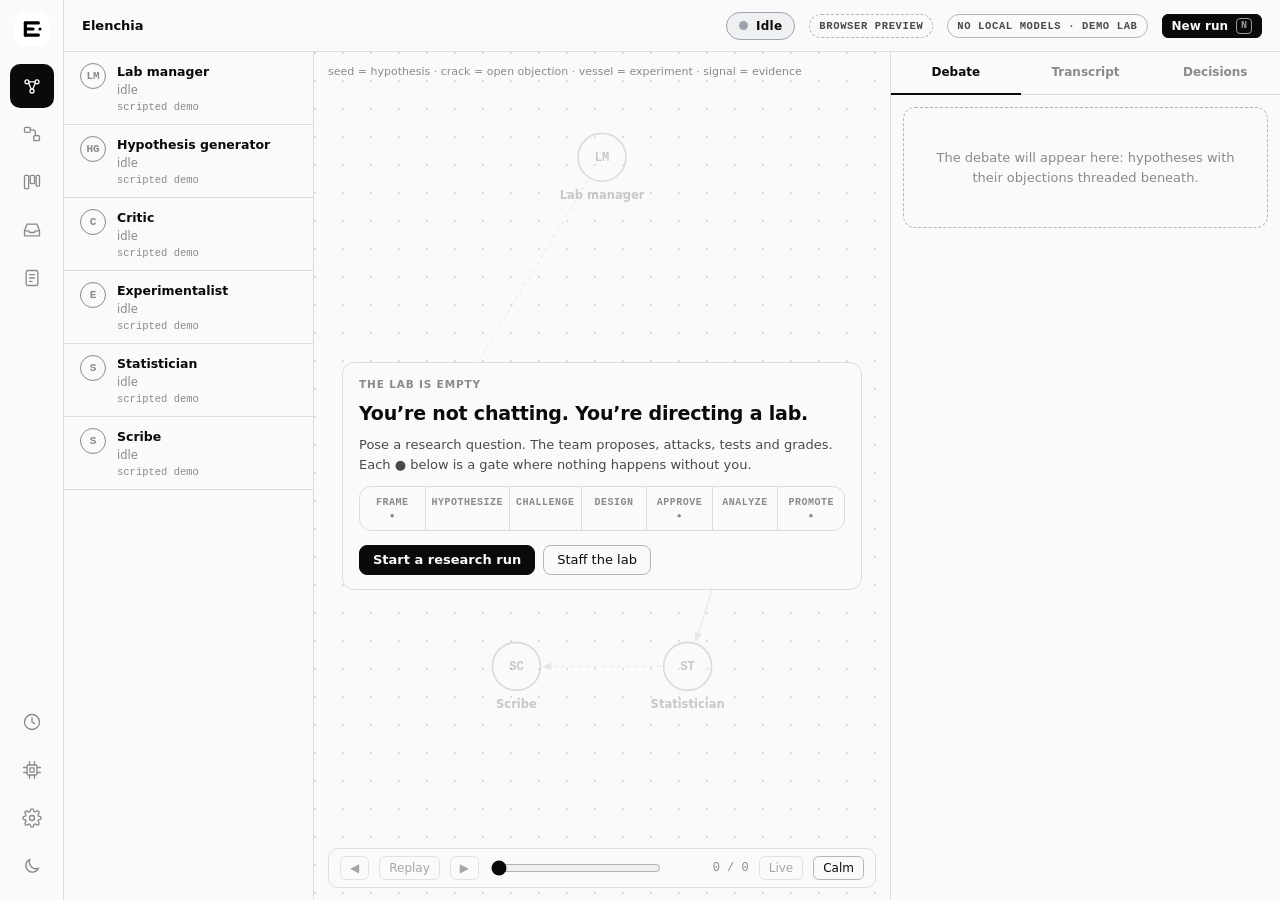
<file: ui/index.html>
<!doctype html>
<html lang="en" data-theme="dark">
<head>
  <meta charset="utf-8">
  <meta name="viewport" content="width=device-width, initial-scale=1">
  <title>Elenchia</title>
  <link rel="icon" href="elenchia-logo.svg" type="image/svg+xml">
  <link rel="stylesheet" href="styles.css">
</head>
<body>
  <div id="app">
    <nav id="rail" aria-label="Primary"></nav>
    <header id="topbar"></header>
    <main id="view" tabindex="-1"></main>
    <aside id="drawer" aria-label="Details" hidden></aside>
  </div>
  <div id="modal" hidden></div>
  <div id="toasts" aria-live="polite"></div>
  <script type="module" src="js/main.js"></script>
</body>
</html>
</file>
<file: ui/styles.css>
/* Elenchia — strictly black and white. Meaning is carried by weight, spacing,
   fill and outline, never by hue. The light theme is the same rules inverted. */
:root, :root[data-theme="dark"] {
  --bg: #0a0a0a; --bg-raise: #111111; --bg-hover: #181818; --bg-solid: #000000;
  --line: #262626; --line-strong: #3d3d3d;
  --fg: #fafafa; --fg-dim: #b0b0b0; --fg-mute: #737373;
  --inv-bg: #fafafa; --inv-fg: #0a0a0a;
  --sans: "Inter", "Helvetica Neue", "Segoe UI Variable Text", "Segoe UI", system-ui, sans-serif;
  --mono: "JetBrains Mono", "Cascadia Mono", "SF Mono", Consolas, "Liberation Mono", monospace;
  color-scheme: dark;
}
:root[data-theme="light"] {
  --bg: #fafafa; --bg-raise: #f1f1f1; --bg-hover: #e8e8e8; --bg-solid: #ffffff;
  --line: #dcdcdc; --line-strong: #b5b5b5;
  --fg: #0a0a0a; --fg-dim: #4a4a4a; --fg-mute: #8a8a8a;
  --inv-bg: #0a0a0a; --inv-fg: #fafafa;
  color-scheme: light;
}
* { box-sizing: border-box; }
html, body { height: 100%; margin: 0; }
body {
  background: var(--bg); color: var(--fg); font: 13px/1.5 var(--sans);
  -webkit-font-smoothing: antialiased; overflow: hidden;
}
button, input, select, textarea { font: inherit; color: inherit; }
::selection { background: var(--fg); color: var(--bg); }
::-webkit-scrollbar { width: 10px; height: 10px; }
::-webkit-scrollbar-thumb { background: var(--line-strong); border: 3px solid var(--bg); border-radius: 8px; }
::-webkit-scrollbar-track { background: transparent; }
code, pre, .mono { font-family: var(--mono); font-size: 12px; }
h1, h2, h3, h4 { margin: 0; font-weight: 600; letter-spacing: -0.01em; }
h1 { font-size: 20px; } h2 { font-size: 15px; } h3 { font-size: 13px; }
.dim { color: var(--fg-dim); } .mute { color: var(--fg-mute); }
.cap { text-transform: uppercase; letter-spacing: .08em; font-size: 10.5px; color: var(--fg-mute); font-weight: 600; }

#app {
  display: grid; height: 100%;
  grid-template-columns: 64px 1fr; grid-template-rows: 52px 1fr;
  grid-template-areas: "rail top" "rail view";
}
#rail { grid-area: rail; border-right: 1px solid var(--line); display: flex; flex-direction: column; align-items: center; padding: 12px 0; gap: 4px; background: var(--bg); }
#rail .logo { width: 34px; height: 34px; margin-bottom: 14px; border-radius: 9px; }
:root[data-theme="light"] #rail .logo { filter: invert(1); }
#rail .spacer { flex: 1; }
.rail-btn {
  width: 44px; height: 44px; border-radius: 10px; border: 1px solid transparent; background: none; cursor: pointer;
  display: grid; place-items: center; color: var(--fg-mute); position: relative;
}
.rail-btn:hover { color: var(--fg); background: var(--bg-hover); }
.rail-btn[aria-current="page"] { color: var(--inv-fg); background: var(--inv-bg); }
.rail-btn svg { width: 20px; height: 20px; stroke: currentColor; fill: none; stroke-width: 1.6; stroke-linecap: round; stroke-linejoin: round; }
.rail-btn .badge {
  position: absolute; top: 3px; right: 2px; min-width: 16px; height: 16px; padding: 0 4px; border-radius: 8px;
  background: var(--fg); color: var(--bg); font: 600 10px/16px var(--mono); text-align: center;
  outline: 2px solid var(--bg);
}
.rail-btn[aria-current="page"] .badge { background: var(--bg); color: var(--fg); outline-color: var(--inv-bg); }
.rail-btn .badge.pulse { animation: pulse-border 1.6s ease-in-out infinite; }

#topbar { grid-area: top; border-bottom: 1px solid var(--line); display: flex; align-items: center; gap: 14px; padding: 0 18px; min-width: 0; }
#topbar .title { font-weight: 600; white-space: nowrap; overflow: hidden; text-overflow: ellipsis; min-width: 0; flex: 0 1 auto; max-width: 46%; }
#topbar .grow { flex: 1; }
:root.frameless #topbar { padding-right: 0; user-select: none; }
:root.frameless #topbar .title, :root.frameless #rail { user-select: none; }
.wctl { display: flex; align-self: stretch; margin-left: 6px; }
.wc {
  width: 46px; border: 0; background: none; color: var(--fg-dim); cursor: default;
  display: grid; place-items: center; padding: 0;
}
.wc svg { width: 12px; height: 12px; fill: none; stroke: currentColor; stroke-width: 1.1; stroke-linecap: square; stroke-linejoin: miter; }
.wc:hover { background: var(--bg-hover); color: var(--fg); }
.wc-close:hover { background: var(--inv-bg); color: var(--inv-fg); }
.pill {
  display: inline-flex; align-items: center; gap: 6px; padding: 2px 9px; border-radius: 99px; border: 1px solid var(--line-strong);
  font: 600 10.5px/18px var(--mono); text-transform: uppercase; letter-spacing: .06em; color: var(--fg-dim); white-space: nowrap;
}
.pill.solid { background: var(--inv-bg); color: var(--inv-fg); border-color: var(--inv-bg); }
.pill.dashed { border-style: dashed; }
.pill.dot::before { content: ""; width: 6px; height: 6px; border-radius: 50%; background: currentColor; }
.pill.dot.pulse::before { animation: blink 1.2s ease-in-out infinite; }
.pill.strike { text-decoration: line-through; }
.pill.dim { opacity: .55; }
@keyframes blink { 50% { opacity: .25; } }
@keyframes pulse-border { 0%,100% { box-shadow: 0 0 0 0 var(--fg); } 50% { box-shadow: 0 0 0 4px transparent; } }

#view { grid-area: view; overflow: hidden; position: relative; outline: none; }
.scroll { overflow: auto; height: 100%; }
.page { padding: 24px 28px 60px; max-width: 1240px; margin: 0 auto; }

/* buttons */
.btn {
  display: inline-flex; flex: none; width: auto; min-width: max-content; align-items: center; gap: 8px; height: 30px; padding: 0 13px; border-radius: 8px; cursor: pointer;
  border: 1px solid var(--line-strong); background: transparent; color: var(--fg); font-weight: 500; white-space: nowrap;
}
.btn:hover { background: var(--bg-hover); border-color: var(--fg-mute); }
.btn.primary { background: var(--inv-bg); color: var(--inv-fg); border-color: var(--inv-bg); font-weight: 600; }
.btn.primary:hover { opacity: .88; background: var(--inv-bg); }
.btn.ghost { border-color: transparent; color: var(--fg-dim); }
.btn.ghost:hover { color: var(--fg); }
.btn.sm { height: 24px; padding: 0 9px; font-size: 12px; border-radius: 6px; }
.btn[disabled] { opacity: .35; cursor: not-allowed; pointer-events: none; }
.btn kbd, kbd { font: 600 10px/1 var(--mono); border: 1px solid currentColor; border-radius: 4px; padding: 2px 4px; opacity: .6; }
.btn-row { display: flex; gap: 8px; flex-wrap: wrap; align-items: center; }

/* forms */
.field { display: grid; gap: 5px; margin-bottom: 14px; }
.field > label { font-size: 11px; font-weight: 600; color: var(--fg-dim); text-transform: uppercase; letter-spacing: .06em; }
.field .hint { font-size: 11.5px; color: var(--fg-mute); }
input[type=text], input[type=number], input[type=password], textarea, select {
  width: 100%; background: var(--bg-solid); border: 1px solid var(--line-strong); border-radius: 8px; padding: 7px 10px; outline: none;
}
textarea { resize: vertical; min-height: 64px; line-height: 1.5; }
textarea.code { font-family: var(--mono); font-size: 12px; min-height: 220px; white-space: pre; tab-size: 4; }
input:focus, textarea:focus, select:focus { border-color: var(--fg); }
input[type=range] { width: 100%; accent-color: var(--fg); }
input[type=checkbox] { accent-color: var(--fg); }
.row { display: flex; gap: 12px; align-items: center; } .row > * { min-width: 0; }
.cols2 { display: grid; grid-template-columns: 1fr 1fr; gap: 14px; }
.cols3 { display: grid; grid-template-columns: repeat(3, 1fr); gap: 14px; }
.seg { display: inline-flex; border: 1px solid var(--line-strong); border-radius: 8px; overflow: hidden; }
.seg button { border: 0; background: none; padding: 5px 11px; cursor: pointer; color: var(--fg-dim); }
.seg button + button { border-left: 1px solid var(--line-strong); }
.seg button[aria-pressed="true"] { background: var(--inv-bg); color: var(--inv-fg); font-weight: 600; }

/* cards */
.card { border: 1px solid var(--line); border-radius: 12px; background: var(--bg-raise); }
.card.pad { padding: 14px 16px; }
.card.hover:hover { border-color: var(--line-strong); cursor: pointer; }
.card.blocked { border-color: var(--fg); animation: pulse-border 1.8s ease-in-out infinite; }
.stack { display: grid; gap: 10px; }
.hr { height: 1px; background: var(--line); margin: 16px 0; border: 0; }

/* FLOOR */
.floor { position: relative; display: grid; grid-template-columns: var(--lanes-w, 250px) minmax(0, 1fr) var(--feed-w, 390px); height: 100%; }
.floor > section { min-width: 0; min-height: 0; }
.lanes { border-right: 1px solid var(--line); overflow: auto; }
.lane { padding: 11px 16px; border-bottom: 1px solid var(--line); display: grid; grid-template-columns: 26px 1fr; gap: 0 11px; cursor: pointer; }
.lane:hover { background: var(--bg-hover); }
.lane .glyph { width: 26px; height: 26px; border-radius: 50%; border: 1.5px solid var(--fg-mute); display: grid; place-items: center; font: 700 11px var(--mono); color: var(--fg-mute); grid-row: span 2; }
.lane[data-s="thinking"] .glyph, .lane[data-s="arguing"] .glyph { background: var(--fg); color: var(--bg); border-color: var(--fg); }
.lane[data-s="arguing"] .glyph { animation: pulse-border 1.1s ease-in-out infinite; }
.lane[data-s="blocked"] .glyph { border-color: var(--fg); color: var(--fg); animation: pulse-border 1.6s ease-in-out infinite; }
.lane .nm { font-weight: 600; font-size: 12.5px; }
.lane .act { color: var(--fg-mute); font-size: 11.5px; grid-column: 2; }
.lane[data-s="thinking"] .act, .lane[data-s="arguing"] .act, .lane[data-s="blocked"] .act { color: var(--fg); }
.lane .mdl { grid-column: 2; font: 10.5px var(--mono); color: var(--fg-mute); white-space: nowrap; overflow: hidden; text-overflow: ellipsis; margin-top: 2px; }
.stage { position: relative; background:
  radial-gradient(circle at 1px 1px, var(--line) 1px, transparent 0) 0 0 / 28px 28px; min-height: 0; }
.stage canvas { position: absolute; inset: 0; width: 100%; height: 100%; display: block; }
.stage .overlay { position: absolute; left: 14px; bottom: 12px; right: 14px; display: flex; align-items: center; gap: 10px; background: color-mix(in srgb, var(--bg) 88%, transparent); border: 1px solid var(--line); border-radius: 10px; padding: 7px 11px; backdrop-filter: blur(6px); }
.stage .overlay input[type=range] { flex: 1; }
.stage .legend { position: absolute; left: 14px; top: 12px; display: flex; gap: 10px; flex-wrap: wrap; font-size: 11px; color: var(--fg-mute); pointer-events: none; }
.stage .banner { position: absolute; top: 40px; left: 14px; max-width: 300px; }
.feed { border-left: 1px solid var(--line); display: flex; flex-direction: column; min-height: 0; }
.feed .tabs { display: flex; border-bottom: 1px solid var(--line); }
.feed .tabs button { flex: 1; background: none; border: 0; padding: 11px; cursor: pointer; color: var(--fg-mute); border-bottom: 2px solid transparent; font-weight: 600; font-size: 12px; }
.feed .tabs button[aria-selected="true"] { color: var(--fg); border-bottom-color: var(--fg); }
.feed .body { overflow: auto; flex: 1; padding: 12px; display: grid; gap: 10px; align-content: start; }
.hcard { border: 1px solid var(--line); border-radius: 12px; padding: 12px; background: var(--bg-raise); }
.hcard .claim { font-weight: 600; margin: 6px 0 2px; }
.hcard .pred { color: var(--fg-dim); font-size: 12px; }
.thread { margin-top: 10px; padding-left: 12px; border-left: 1px solid var(--line-strong); display: grid; gap: 8px; }
.obj { font-size: 12.5px; }
.obj .who { font: 600 10px var(--mono); text-transform: uppercase; letter-spacing: .06em; color: var(--fg-mute); }
.obj.fatal .who::after, .obj.major .who::after { content: " · " attr(data-sev); color: var(--fg); }
.obj .reply { margin-top: 4px; padding-left: 10px; border-left: 1px dashed var(--line-strong); color: var(--fg-dim); }
.obj.open > .txt { font-weight: 600; }
.obj.resolved > .txt { color: var(--fg-dim); text-decoration: line-through; text-decoration-color: var(--fg-mute); }
.msg { padding: 9px 11px; border: 1px solid var(--line); border-radius: 10px; cursor: pointer; }
.msg:hover { border-color: var(--line-strong); }
.msg .hd { display: flex; gap: 6px; align-items: center; font: 600 10.5px var(--mono); text-transform: uppercase; letter-spacing: .05em; color: var(--fg-mute); margin-bottom: 3px; }
.msg .hd b { color: var(--fg); }
.empty { color: var(--fg-mute); text-align: center; padding: 40px 20px; border: 1px dashed var(--line-strong); border-radius: 12px; }

/* Experiment board */
.board { display: grid; grid-template-columns: repeat(4, minmax(240px, 1fr)); gap: 14px; padding: 20px 24px; height: 100%; align-items: start; overflow: auto; }
.col > header { display: flex; align-items: center; justify-content: space-between; padding: 0 2px 10px; }
.col .cards { display: grid; gap: 10px; }
.xcard { padding: 12px 13px; }
.xcard .t { font-weight: 600; margin: 4px 0; }
.xcard .meta { display: flex; gap: 6px; flex-wrap: wrap; margin-top: 8px; }

/* Inbox */
.inbox-item { padding: 14px 16px; }
.inbox-item[aria-selected="true"] { border-color: var(--fg); }
.inbox-item .top { display: flex; gap: 10px; align-items: center; }
.inbox-item .top h3 { flex: 1; }

/* diff + code */
pre.code { margin: 0; padding: 12px 14px; background: var(--bg-solid); border: 1px solid var(--line); border-radius: 10px; overflow: auto; max-height: 340px; white-space: pre; line-height: 1.55; }
.diff { font: 12px/1.55 var(--mono); background: var(--bg-solid); border: 1px solid var(--line); border-radius: 10px; overflow: auto; max-height: 340px; }
.diff .ln { white-space: pre; padding: 0 12px; display: block; }
.diff .add { background: var(--fg); color: var(--bg); font-weight: 600; }
.diff .del { color: var(--fg-mute); text-decoration: line-through; text-decoration-color: var(--fg-mute); }
.diff .ctx { color: var(--fg-dim); }

/* designer */
.designer { display: grid; grid-template-columns: minmax(0, 1fr) 380px; height: 100%; }
.designer .board-wrap { position: relative; overflow: auto; border-right: 1px solid var(--line); background: radial-gradient(circle at 1px 1px, var(--line) 1px, transparent 0) 0 0 / 28px 28px; }
.dcanvas { position: relative; width: 1100px; height: 640px; margin: 0; }
.dcanvas svg { position: absolute; inset: 0; width: 100%; height: 100%; pointer-events: none; }
.dnode { position: absolute; width: 168px; padding: 10px 12px; border-radius: 12px; background: var(--bg-raise); border: 1px solid var(--line-strong); cursor: grab; user-select: none; touch-action: none; }
.dnode.sel { border-color: var(--fg); box-shadow: 0 0 0 1px var(--fg); }
.dnode.off { opacity: .45; border-style: dashed; }
.dnode .k { font: 600 9.5px var(--mono); text-transform: uppercase; letter-spacing: .08em; color: var(--fg-mute); }
.dnode .n { font-weight: 600; margin: 2px 0 4px; }
.dnode .m { font: 10.5px var(--mono); color: var(--fg-dim); white-space: nowrap; overflow: hidden; text-overflow: ellipsis; }
.dnode .port { position: absolute; right: -7px; top: 50%; width: 14px; height: 14px; margin-top: -7px; border-radius: 50%; background: var(--bg); border: 1.5px solid var(--fg); cursor: crosshair; }
.dnode.locked { border-style: dotted; cursor: default; opacity: .6; }
.inspector { overflow: auto; padding: 18px; }
.palette { display: flex; gap: 6px; flex-wrap: wrap; padding: 10px 12px; border-bottom: 1px solid var(--line); background: var(--bg); position: sticky; top: 0; z-index: 3; align-items: center; }

/* notebook */
.nb-grid { display: grid; grid-template-columns: 220px minmax(0, 1fr); gap: 36px; }
.nb-toc { position: sticky; top: 0; align-self: start; display: grid; gap: 2px; }
.nb-toc a { color: var(--fg-mute); text-decoration: none; padding: 5px 0; font-size: 12.5px; cursor: pointer; }
.nb-toc a:hover { color: var(--fg); }
.nb-sec { margin-bottom: 36px; }
.nb-sec > h2 { margin-bottom: 14px; padding-bottom: 8px; border-bottom: 1px solid var(--line); }
table.tbl { width: 100%; border-collapse: collapse; font-size: 12px; }
table.tbl th { text-align: left; font: 600 10px var(--mono); text-transform: uppercase; letter-spacing: .06em; color: var(--fg-mute); padding: 6px 8px; border-bottom: 1px solid var(--line-strong); }
table.tbl td { padding: 6px 8px; border-bottom: 1px solid var(--line); vertical-align: top; }
.grade { display: inline-flex; gap: 2px; vertical-align: middle; }
.grade i { width: 5px; height: 12px; border: 1px solid var(--fg); border-radius: 1px; }
.grade i.on { background: var(--fg); }

/* drawer + modal */
#drawer { position: fixed; top: 0; right: 0; bottom: 0; width: 520px; max-width: 92vw; background: var(--bg); border-left: 1px solid var(--line-strong); z-index: 40; display: flex; flex-direction: column; box-shadow: -30px 0 60px rgba(0,0,0,.4); }
#drawer[hidden], #modal[hidden] { display: none; }
#drawer > header { display: flex; align-items: center; gap: 10px; padding: 14px 18px; border-bottom: 1px solid var(--line); }
#drawer > header h2 { flex: 1; }
#drawer .dbody { overflow: auto; padding: 18px; flex: 1; }
#modal { position: fixed; inset: 0; z-index: 60; background: rgba(0,0,0,.66); display: grid; place-items: center; padding: 24px; }
#modal .dialog { width: 640px; max-width: 100%; max-height: 92vh; overflow: auto; background: var(--bg); border: 1px solid var(--line-strong); border-radius: 16px; padding: 22px; }
#modal .dialog.wide { width: 860px; }
#modal .dialog > h2 { margin-bottom: 4px; } #modal .dialog > .sub { color: var(--fg-dim); margin-bottom: 18px; }
#modal .foot { display: flex; justify-content: flex-end; gap: 8px; margin-top: 18px; }
#toasts { position: fixed; bottom: 16px; left: 50%; transform: translateX(-50%); z-index: 90; display: grid; gap: 8px; }
.toast { background: var(--inv-bg); color: var(--inv-fg); padding: 9px 14px; border-radius: 10px; font-weight: 500; max-width: 520px; box-shadow: 0 8px 30px rgba(0,0,0,.4); }

.kv { display: grid; grid-template-columns: 130px 1fr; gap: 6px 14px; font-size: 12.5px; }
.kv dt { color: var(--fg-mute); } .kv dd { margin: 0; word-break: break-word; }
.welcome { max-width: 760px; margin: 0 auto; padding: 56px 28px; }
.welcome h1 { font-size: 30px; line-height: 1.15; margin: 14px 0 12px; letter-spacing: -0.02em; }
.welcome p { color: var(--fg-dim); font-size: 14.5px; max-width: 62ch; }
.steps { display: grid; grid-template-columns: repeat(7, 1fr); gap: 0; margin: 22px 0; border: 1px solid var(--line); border-radius: 12px; overflow: hidden; }
.steps div { padding: 10px 6px; text-align: center; font: 600 10px var(--mono); text-transform: uppercase; letter-spacing: .05em; color: var(--fg-mute); border-right: 1px solid var(--line); }
.steps div:last-child { border-right: 0; }
.steps div.on { background: var(--inv-bg); color: var(--inv-fg); }
.steps div.gate::after { content: "●"; display: block; font-size: 8px; margin-top: 3px; }

@media (prefers-reduced-motion: reduce) { * { animation: none !important; } }

/* ---- guided tour ---- */
#tour { position: fixed; inset: 0; z-index: 1000; }
.tour-spot {
  position: fixed; border-radius: 10px; border: 1px solid var(--fg); pointer-events: none;
  box-shadow: 0 0 0 100vmax rgba(0,0,0,.72); transition: all .28s ease;
}
:root[data-theme="light"] .tour-spot { box-shadow: 0 0 0 100vmax rgba(0,0,0,.5); }
.tour-card {
  position: fixed; background: var(--bg); color: var(--fg); border: 1px solid var(--line-strong); border-radius: 12px;
  padding: 16px 18px; display: grid; gap: 8px; box-shadow: 0 18px 48px rgba(0,0,0,.5); transition: left .28s ease, top .28s ease;
}
.tour-card p { margin: 0; color: var(--fg-dim); white-space: pre-line; }
.tour-dots { display: flex; gap: 5px; margin: 4px 0; }
.tour-dots i { width: 6px; height: 6px; border-radius: 50%; border: 1px solid var(--fg-mute); }
.tour-dots i.on { background: var(--fg); border-color: var(--fg); }
.tour-card .btn-row { display: flex; gap: 8px; align-items: center; }
/* The tour dims the app but leaves the title bar (drag, window controls) and the
   window edges (resize) live: only the middle area is blocked from clicks. */
#tour { pointer-events: none; }
.tour-block { position: fixed; inset: 52px 8px 8px 8px; pointer-events: auto; }
.tour-card { pointer-events: auto; }

/* Hover labels for icon-only buttons */
.rail-btn[data-tip]::after {
  content: attr(data-tip); position: absolute; left: calc(100% + 10px); top: 50%; transform: translateY(-50%);
  background: var(--inv-bg); color: var(--inv-fg); font: 500 12px/1 var(--sans); padding: 7px 10px; border-radius: 7px;
  white-space: nowrap; pointer-events: none; opacity: 0; transition: opacity .12s ease .35s; z-index: 900;
}
.rail-btn[data-tip]:hover::after { opacity: 1; }

/* Draggable splitters between the floor's three columns */
.split { position: absolute; top: 0; bottom: 0; width: 9px; margin-left: -4px; cursor: col-resize; z-index: 5; touch-action: none; }
.split::after { content: ""; position: absolute; left: 4px; top: 0; bottom: 0; width: 1px; background: transparent; transition: background .12s, width .12s; }
.split:hover::after, .split.drag::after { background: var(--fg); width: 2px; left: 3px; }
.split.lanes-split { left: var(--lanes-w, 250px); }
.split.feed-split { left: auto; right: var(--feed-w, 390px); margin-left: 0; margin-right: -4px; }

/* Checkboxes: large, on-brand, easy to hit */
input[type="checkbox"] {
  appearance: none; -webkit-appearance: none; flex: none; width: 20px; height: 20px; margin: 0; cursor: pointer;
  border: 1.5px solid var(--fg-mute); border-radius: 6px; background: transparent; display: inline-grid; place-content: center;
  transition: background .12s, border-color .12s;
}
input[type="checkbox"]:hover { border-color: var(--fg); }
input[type="checkbox"]:focus-visible { outline: 2px solid var(--fg); outline-offset: 2px; }
input[type="checkbox"]:checked { background: var(--fg); border-color: var(--fg); }
input[type="checkbox"]:checked::after {
  content: ""; width: 5px; height: 10px; margin-top: -2px; border: solid var(--bg); border-width: 0 2px 2px 0; transform: rotate(45deg);
}
/* Keep the box beside the first line when the label wraps */
label.row:has(> input[type="checkbox"]) { align-items: flex-start; cursor: pointer; }
label.row:has(> input[type="checkbox"]) > input { margin-top: 1px; }

/* "Who is searching" chip over the diagram */
.toolchip { position: absolute; top: 44px; left: 50%; transform: translateX(-50%); z-index: 6; display: flex; align-items: center; gap: 10px;
  max-width: min(560px, 92%); padding: 8px 14px; border: 1px solid var(--fg); border-radius: 99px; background: var(--bg); color: var(--fg); font-size: 12.5px; box-shadow: 0 6px 24px rgba(0,0,0,.45); }
.toolchip[hidden] { display: none; }
.toolchip > span:nth-child(2) { overflow: hidden; text-overflow: ellipsis; white-space: nowrap; min-width: 0; }
.toolchip .spin { flex: none; width: 14px; height: 14px; border-radius: 50%; border: 2px solid var(--line-strong); border-top-color: var(--fg); animation: toolspin .8s linear infinite; }
@keyframes toolspin { to { transform: rotate(360deg); } }
@media (prefers-reduced-motion: reduce) { .toolchip .spin { animation-duration: 2.4s; } }

/* Run status: the only coloured element in the app */
:root { --st-run: #34d399; --st-wait: #fbbf24; --st-search: #60a5fa; --st-retry: #fb923c; --st-err: #f87171; --st-done: #34d399; --st-halt: #a3a3a3; --st-idle: #737373; }
:root[data-theme="light"] { --st-run: #059669; --st-wait: #b45309; --st-search: #2563eb; --st-retry: #c2410c; --st-err: #dc2626; --st-done: #059669; --st-halt: #6b7280; --st-idle: #9ca3af; }
.status { display: inline-flex; align-items: center; gap: 8px; height: 28px; padding: 0 12px; border-radius: 99px; border: 1px solid var(--c); color: var(--fg); white-space: nowrap; min-width: 0; font-size: 12px;
  background: color-mix(in srgb, var(--c) 12%, transparent); --c: var(--st-idle); }
.status b { font-weight: 600; letter-spacing: .02em; }
.status .sd { color: var(--fg-dim); overflow: hidden; text-overflow: ellipsis; max-width: 200px; }
.status .dot { width: 9px; height: 9px; border-radius: 50%; background: var(--c); flex: none; }
.status.st-run { --c: var(--st-run); } .status.st-wait { --c: var(--st-wait); } .status.st-search { --c: var(--st-search); }
.status.st-retry { --c: var(--st-retry); } .status.st-err { --c: var(--st-err); } .status.st-done { --c: var(--st-done); } .status.st-halt { --c: var(--st-halt); }
.status.live .dot { animation: stpulse 1.2s ease-in-out infinite; box-shadow: 0 0 0 0 var(--c); }
@keyframes stpulse { 0% { box-shadow: 0 0 0 0 color-mix(in srgb, var(--c) 70%, transparent); } 70% { box-shadow: 0 0 0 8px transparent; } 100% { box-shadow: 0 0 0 0 transparent; } }
.status.st-wait .dot { animation: stblink 1s steps(2, start) infinite; }
@keyframes stblink { 50% { opacity: .25; } }
@media (prefers-reduced-motion: reduce) { .status.live .dot, .status.st-wait .dot { animation: none; } }

/* Sliding indicators: the feed tab underline and the sidebar's white box */
.feed .tabs { position: relative; }
.feed .tabs button { transition: color .25s ease; }
.feed .tabs button[aria-selected="true"] { border-bottom-color: transparent; }
.tab-ind { position: absolute; left: 0; bottom: -1px; height: 2px; width: 0; background: var(--fg); pointer-events: none;
  transition: transform .34s cubic-bezier(.4, 0, .2, 1), width .34s cubic-bezier(.4, 0, .2, 1); }
.tab-ind.no-anim { transition: none; }

#rail { position: relative; }
.rail-ind { position: absolute; left: 10px; top: 0; width: 44px; height: 44px; border-radius: 10px; background: var(--inv-bg); z-index: 0; pointer-events: none; opacity: 0;
  transition: transform .36s cubic-bezier(.4, 0, .2, 1), opacity .2s ease; }
.rail-ind.no-anim { transition: none; }
.rail-btn { position: relative; z-index: 1; transition: color .26s ease, background .15s ease; }
.rail-btn[aria-current="page"], .rail-btn[aria-current="page"]:hover { background: transparent; color: var(--inv-fg); }
#rail .logo, #rail .spacer { position: relative; z-index: 1; }
@media (prefers-reduced-motion: reduce) { .tab-ind, .rail-ind, .rail-btn, .feed .tabs button { transition: none; } }

/* Status legend popover */
.status { position: relative; cursor: default; }
.status:focus-visible { outline: 2px solid var(--fg); outline-offset: 2px; }
.st-pop { display: none; position: absolute; top: calc(100% + 10px); right: 0; width: 320px; padding: 12px 14px; z-index: 950; white-space: normal;
  background: var(--bg); border: 1px solid var(--line-strong); border-radius: 12px; box-shadow: 0 14px 40px rgba(0,0,0,.5); text-align: left; cursor: default; }
.status:hover .st-pop, .status:focus-visible .st-pop { display: grid; gap: 8px; }
.st-pop .st-now { color: var(--fg); font-weight: 600; font-size: 12.5px; }
.st-row { display: flex; gap: 10px; align-items: flex-start; --c: var(--st-idle); padding: 4px 6px; margin: 0 -6px; border-radius: 8px; }
.st-row.st-run { --c: var(--st-run); } .st-row.st-search { --c: var(--st-search); } .st-row.st-retry { --c: var(--st-retry); } .st-row.st-wait { --c: var(--st-wait); }
.st-row.st-done { --c: var(--st-done); } .st-row.st-halt { --c: var(--st-halt); } .st-row.st-err { --c: var(--st-err); }
.st-row .dot { width: 9px; height: 9px; margin-top: 5px; border-radius: 50%; background: var(--c); flex: none; }
.st-row .dot.live { animation: stpulse 1.2s ease-in-out infinite; }
.st-row.st-wait .dot { animation: stblink 1s steps(2, start) infinite; }
.st-row .mute { font-size: 11.5px; line-height: 1.35; }
.st-row.cur { background: color-mix(in srgb, var(--c) 14%, transparent); outline: 1px solid color-mix(in srgb, var(--c) 55%, transparent); }
</file>
